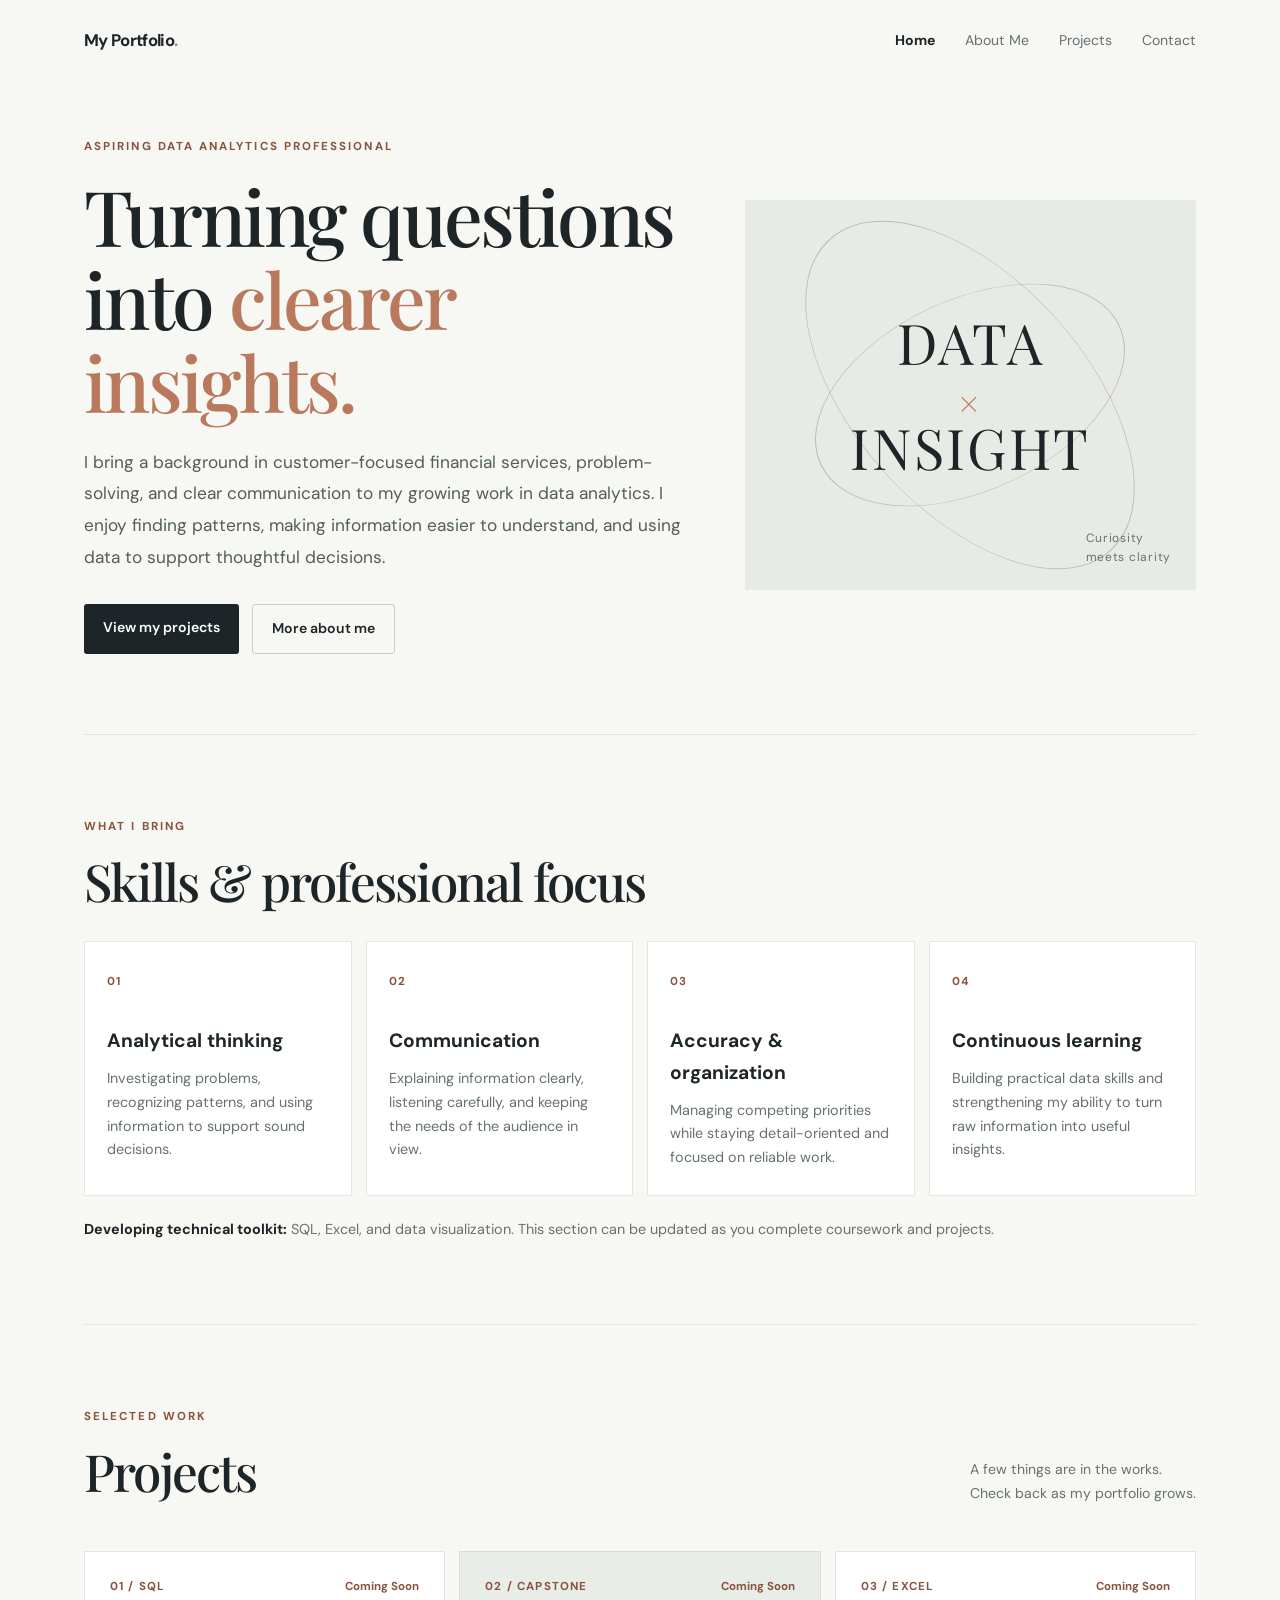
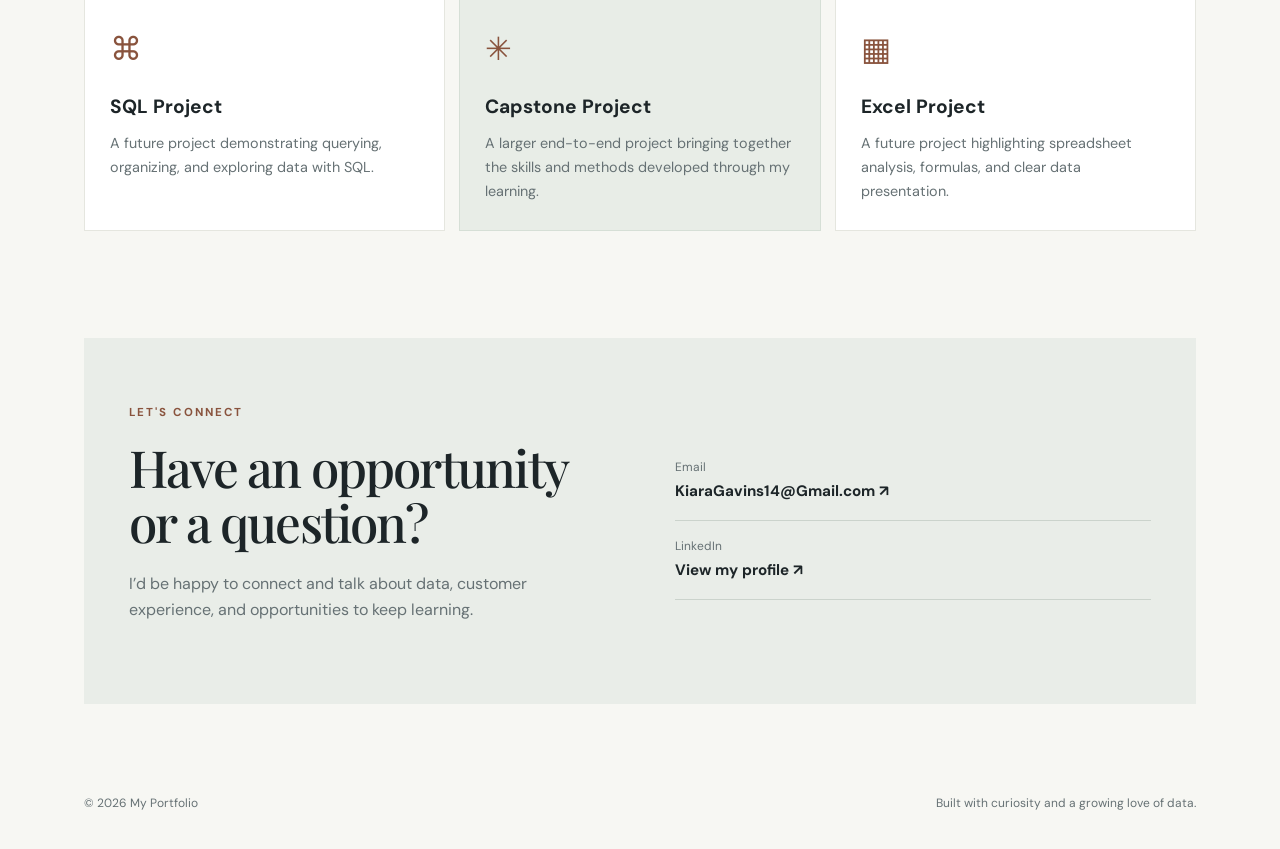
<file: index.html>
<!doctype html>
<html lang="en">
<head>
  <meta charset="utf-8">
  <meta name="viewport" content="width=device-width, initial-scale=1">
  <meta name="description" content="Professional portfolio of an aspiring data analytics and customer experience professional.">
  <title>Portfolio | Home</title>
  <link rel="stylesheet" href="styles.css">
</head>
<body>
  <header class="site-header">
    <a class="brand" href="index.html">My Portfolio<span>.</span></a>
    <nav aria-label="Main navigation">
      <a class="active" href="index.html">Home</a>
      <a href="about.html">About Me</a>
      <a href="#projects">Projects</a>
      <a href="#contact">Contact</a>
    </nav>
  </header>

  <main>
    <section class="hero">
      <div class="hero-copy">
        <p class="eyebrow">ASPIRING DATA ANALYTICS PROFESSIONAL</p>
        <h1>Turning questions into <span>clearer insights.</span></h1>
        <p class="intro">
          I bring a background in customer-focused financial services, problem-solving,
          and clear communication to my growing work in data analytics. I enjoy finding
          patterns, making information easier to understand, and using data to support
          thoughtful decisions.
        </p>
        <div class="hero-actions">
          <a class="button primary" href="#projects">View my projects</a>
          <a class="button secondary" href="about.html">More about me</a>
        </div>
      </div>
      <div class="hero-art" aria-hidden="true">
        <div class="orbit orbit-one"></div>
        <div class="orbit orbit-two"></div>
        <div class="hero-mark">DATA<br><span>×</span><br>INSIGHT</div>
        <div class="small-note">Curiosity<br>meets clarity</div>
      </div>
    </section>

    <section class="skills section">
      <div class="section-heading">
        <p class="eyebrow">WHAT I BRING</p>
        <h2>Skills & professional focus</h2>
      </div>
      <div class="skill-grid">
        <article class="skill-card">
          <span class="card-number">01</span>
          <h3>Analytical thinking</h3>
          <p>Investigating problems, recognizing patterns, and using information to support sound decisions.</p>
        </article>
        <article class="skill-card">
          <span class="card-number">02</span>
          <h3>Communication</h3>
          <p>Explaining information clearly, listening carefully, and keeping the needs of the audience in view.</p>
        </article>
        <article class="skill-card">
          <span class="card-number">03</span>
          <h3>Accuracy & organization</h3>
          <p>Managing competing priorities while staying detail-oriented and focused on reliable work.</p>
        </article>
        <article class="skill-card">
          <span class="card-number">04</span>
          <h3>Continuous learning</h3>
          <p>Building practical data skills and strengthening my ability to turn raw information into useful insights.</p>
        </article>
      </div>
      <p class="tool-note"><strong>Developing technical toolkit:</strong> SQL, Excel, and data visualization. This section can be updated as you complete coursework and projects.</p>
    </section>

    <section class="projects section" id="projects">
      <div class="section-heading section-heading-row">
        <div>
          <p class="eyebrow">SELECTED WORK</p>
          <h2>Projects</h2>
        </div>
        <p class="section-aside">A few things are in the works.<br>Check back as my portfolio grows.</p>
      </div>
      <div class="project-grid">
        <article class="project-card">
          <div class="project-top"><span>01 / SQL</span><span class="status">Coming Soon</span></div>
          <div class="project-icon">⌘</div>
          <h3>SQL Project</h3>
          <p>A future project demonstrating querying, organizing, and exploring data with SQL.</p>
        </article>
        <article class="project-card featured">
          <div class="project-top"><span>02 / CAPSTONE</span><span class="status">Coming Soon</span></div>
          <div class="project-icon">✳</div>
          <h3>Capstone Project</h3>
          <p>A larger end-to-end project bringing together the skills and methods developed through my learning.</p>
        </article>
        <article class="project-card">
          <div class="project-top"><span>03 / EXCEL</span><span class="status">Coming Soon</span></div>
          <div class="project-icon">▦</div>
          <h3>Excel Project</h3>
          <p>A future project highlighting spreadsheet analysis, formulas, and clear data presentation.</p>
        </article>
      </div>
    </section>

    <section class="contact section" id="contact">
      <div>
        <p class="eyebrow">LET'S CONNECT</p>
        <h2>Have an opportunity<br>or a question?</h2>
        <p class="contact-copy">I’d be happy to connect and talk about data, customer experience, and opportunities to keep learning.</p>
      </div>
      <div class="contact-links">
        <!-- Replace the placeholder email and LinkedIn URL before publishing. -->
        <a href="mailto:Kiaragavins14@gmail.com"><span>Email</span><strong>KiaraGavins14@Gmail.com ↗</strong></a>
        <a href="https://www.linkedin.com/in/kiara-gavins-854172201/" target="_blank" rel="noopener noreferrer"><span>LinkedIn</span><strong>View my profile ↗</strong></a>
      </div>
    </section>
  </main>

  <footer><span>© 2026 My Portfolio</span><span>Built with curiosity and a growing love of data.</span></footer>
</body>
</html>
</file>
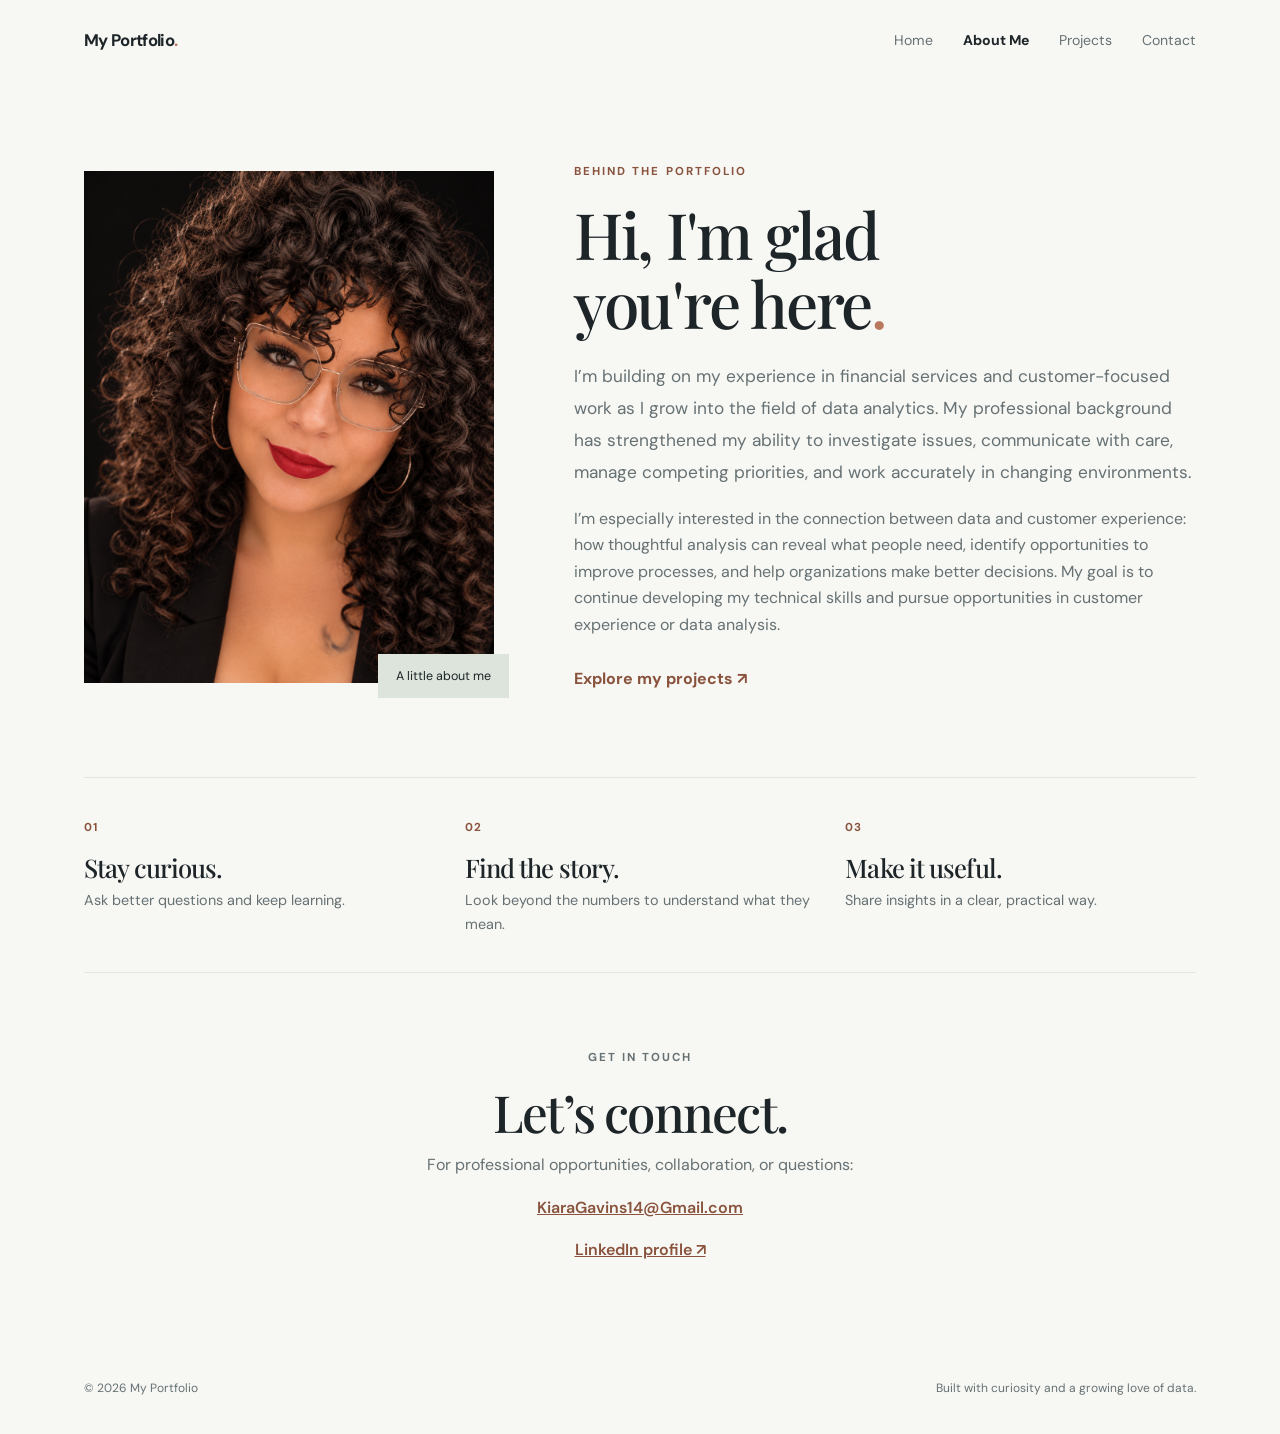
<file: about.html>
<!doctype html>
<html lang="en">
<head>
  <meta charset="utf-8">
  <meta name="viewport" content="width=device-width, initial-scale=1">
  <meta name="description" content="Learn more about the person behind this data analytics portfolio.">
  <title>Portfolio | About Me</title>
  <link rel="stylesheet" href="styles.css">
</head>
<body>
  <header class="site-header">
    <a class="brand" href="index.html">My Portfolio<span>.</span></a>
    <nav aria-label="Main navigation">
      <a href="index.html">Home</a>
      <a class="active" href="about.html">About Me</a>
      <a href="index.html#projects">Projects</a>
      <a href="index.html#contact">Contact</a>
    </nav>
  </header>

  <main class="about-main">
    <section class="about-hero">
      <div class="about-photo-wrap">
        <img src="assets/headshot.png" alt="Professional headshot">
        <span class="photo-caption">A little about me</span>
      </div>
      <div class="about-copy">
        <p class="eyebrow">BEHIND THE PORTFOLIO</p>
        <h1>Hi, I'm glad<br>you're here<span>.</span></h1>
        <p class="intro">
          I’m building on my experience in financial services and customer-focused work
          as I grow into the field of data analytics. My professional background has
          strengthened my ability to investigate issues, communicate with care, manage
          competing priorities, and work accurately in changing environments.
        </p>
        <p>
          I’m especially interested in the connection between data and customer
          experience: how thoughtful analysis can reveal what people need, identify
          opportunities to improve processes, and help organizations make better
          decisions. My goal is to continue developing my technical skills and pursue
          opportunities in customer experience or data analysis.
        </p>
        <a class="text-link" href="index.html#projects">Explore my projects ↗</a>
      </div>
    </section>

    <section class="about-values">
      <div><span>01</span><h2>Stay curious.</h2><p>Ask better questions and keep learning.</p></div>
      <div><span>02</span><h2>Find the story.</h2><p>Look beyond the numbers to understand what they mean.</p></div>
      <div><span>03</span><h2>Make it useful.</h2><p>Share insights in a clear, practical way.</p></div>
    </section>

    <section class="about-contact">
      <p class="eyebrow">GET IN TOUCH</p>
      <h2>Let’s connect.</h2>
      <p>For professional opportunities, collaboration, or questions:</p>
      <!-- Replace these placeholders with your real contact details before publishing. -->
      <p><a href="mailto:Kiaragavins14@gamil.com">KiaraGavins14@Gmail.com</a></p>
      <p><a href="https://www.linkedin.com/in/kiara-gavins-854172201/" target="_blank" rel="noopener noreferrer">LinkedIn profile ↗</a></p>
    </section>
  </main>

  <footer><span>© 2026 My Portfolio</span><span>Built with curiosity and a growing love of data.</span></footer>
</body>
</html>
</file>
<file: styles.css>
@import url('https://fonts.googleapis.com/css2?family=DM+Sans:wght@400;500;600;700&family=Playfair+Display:wght@500;600;700&display=swap');

:root {
  --ink: #1d2528;
  --muted: #667174;
  --paper: #f7f7f3;
  --white: #fff;
  --accent: #b8795d;
  --accent-dark: #89533d;
  --line: #e5e6df;
  --sage: #dce4dc;
}
* { box-sizing: border-box; }
html { scroll-behavior: smooth; }
body { margin: 0; background: var(--paper); color: var(--ink); font-family: 'DM Sans', sans-serif; line-height: 1.65; }
a { color: inherit; }
.site-header { max-width: 1180px; margin: auto; padding: 27px 34px; display: flex; align-items: center; justify-content: space-between; gap: 24px; }
.brand { font-size: 1.05rem; font-weight: 700; text-decoration: none; letter-spacing: -.04em; }
.brand span, h1 span, .about-copy h1 span { color: var(--accent); }
nav { display: flex; gap: 30px; flex-wrap: wrap; }
nav a { color: var(--muted); font-size: .88rem; text-decoration: none; }
nav a:hover, nav a.active { color: var(--ink); }
nav a.active { font-weight: 700; }
main { max-width: 1180px; margin: auto; padding: 0 34px; }
.hero { min-height: 570px; display: grid; grid-template-columns: 1.15fr .85fr; align-items: center; gap: 50px; padding: 55px 0 80px; }
.eyebrow { color: var(--accent-dark); font-size: .72rem; font-weight: 700; letter-spacing: .18em; margin: 0 0 18px; }
h1, h2, h3, p { margin-top: 0; }
h1, h2 { font-family: 'Playfair Display', Georgia, serif; font-weight: 500; letter-spacing: -.035em; line-height: 1.08; }
h1 { font-size: clamp(3.2rem, 6vw, 5.7rem); margin-bottom: 24px; }
h2 { font-size: clamp(2.2rem, 4vw, 3.35rem); margin-bottom: 20px; }
h3 { font-size: 1.2rem; margin-bottom: 10px; }
.intro { max-width: 620px; color: #515d60; font-size: 1.08rem; line-height: 1.85; }
.hero-actions { display: flex; gap: 13px; flex-wrap: wrap; margin-top: 30px; }
.button { padding: 12px 19px; border-radius: 3px; font-size: .88rem; font-weight: 600; text-decoration: none; }
.primary { background: var(--ink); color: white; }
.secondary { border: 1px solid #c9ceca; }
.hero-art { min-height: 390px; position: relative; display: grid; place-items: center; background: #e7ebe5; overflow: hidden; }
.hero-mark { font-family: 'Playfair Display', Georgia, serif; font-size: 3.5rem; line-height: .94; text-align: center; letter-spacing: .04em; z-index: 1; }
.hero-mark span { color: var(--accent); font-size: 2.4rem; }
.orbit { position: absolute; border: 1px solid rgba(137,83,61,.35); border-radius: 50%; width: 330px; height: 330px; transform: rotate(-25deg) scaleY(.58); }
.orbit-two { width: 420px; height: 420px; transform: rotate(48deg) scaleY(.55); }
.small-note { position: absolute; right: 25px; bottom: 22px; color: var(--muted); font-size: .75rem; letter-spacing: .06em; }
.section { padding: 82px 0; border-top: 1px solid var(--line); }
.section-heading { margin-bottom: 32px; }
.skill-grid, .project-grid { display: grid; grid-template-columns: repeat(4, 1fr); gap: 14px; }
.skill-card { background: white; padding: 25px 22px; min-height: 215px; border: 1px solid var(--line); }
.card-number, .project-top, .about-values span { color: var(--accent-dark); font-size: .72rem; font-weight: 700; letter-spacing: .1em; }
.skill-card h3 { margin-top: 32px; }
.skill-card p, .project-card p, .about-values p { color: var(--muted); font-size: .9rem; margin-bottom: 0; }
.tool-note { color: var(--muted); font-size: .9rem; margin: 22px 0 0; }
.tool-note strong { color: var(--ink); }
.section-heading-row { display: flex; justify-content: space-between; align-items: end; gap: 20px; }
.section-aside { color: var(--muted); font-size: .88rem; }
.project-grid { grid-template-columns: repeat(3, 1fr); }
.project-card { background: white; padding: 25px; border: 1px solid var(--line); min-height: 280px; }
.project-card.featured { background: #e8ede7; border-color: #d6dfd6; }
.project-top { display: flex; justify-content: space-between; gap: 10px; }
.status { color: var(--accent-dark); letter-spacing: 0; text-transform: none; }
.project-icon { font-size: 2rem; margin: 27px 0 15px; color: var(--accent-dark); }
.contact { display: grid; grid-template-columns: 1fr 1fr; gap: 70px; align-items: center; background: #e9ede8; padding: 65px 45px; margin: 25px 0 65px; border: 0; }
.contact-copy { max-width: 430px; color: var(--muted); }
.contact-links a { display: block; padding: 16px 0; border-bottom: 1px solid #cbd3cc; text-decoration: none; }
.contact-links a span { display: block; color: var(--muted); font-size: .75rem; }
.contact-links a strong { font-size: .95rem; overflow-wrap: anywhere; }
footer { max-width: 1180px; margin: auto; padding: 25px 34px 35px; display: flex; justify-content: space-between; gap: 15px; color: var(--muted); font-size: .75rem; }
.about-main { padding-top: 45px; }
.about-hero { display: grid; grid-template-columns: .8fr 1.2fr; gap: 75px; align-items: center; padding: 35px 0 85px; }
.about-photo-wrap { position: relative; max-width: 410px; }
.about-photo-wrap img { display: block; width: 100%; aspect-ratio: 4 / 5; object-fit: cover; object-position: center 20%; }
.photo-caption { position: absolute; bottom: -15px; right: -15px; background: var(--sage); padding: 12px 18px; font-size: .78rem; }
.about-copy h1 { font-size: clamp(3rem, 5vw, 4.7rem); }
.about-copy > p:not(.eyebrow) { color: var(--muted); }
.text-link { display: inline-block; margin-top: 12px; color: var(--accent-dark); font-weight: 700; text-decoration: none; }
.about-values { border-top: 1px solid var(--line); border-bottom: 1px solid var(--line); padding: 35px 0; display: grid; grid-template-columns: repeat(3, 1fr); gap: 30px; }
.about-values h2 { font-size: 1.6rem; margin: 14px 0 8px; }
.about-contact { text-align: center; padding: 75px 0; }
.about-contact h2 { margin-bottom: 12px; }
.about-contact p { color: var(--muted); }
.about-contact a { color: var(--accent-dark); font-weight: 600; }
@media (max-width: 800px) {
  .site-header { align-items: flex-start; flex-direction: column; }
  nav { gap: 18px; }
  .hero, .about-hero, .contact { grid-template-columns: 1fr; }
  .hero { padding-top: 35px; }
  .hero-art { min-height: 300px; }
  .skill-grid { grid-template-columns: repeat(2, 1fr); }
  .project-grid { grid-template-columns: 1fr; }
  .about-hero { gap: 45px; }
  .about-photo-wrap { max-width: 360px; margin: auto; }
  .contact { gap: 20px; padding: 40px 25px; }
}
@media (max-width: 480px) {
  main { padding: 0 20px; }
  .site-header, footer { padding-left: 20px; padding-right: 20px; }
  .skill-grid, .about-values { grid-template-columns: 1fr; }
  .section-heading-row, footer { align-items: flex-start; flex-direction: column; }
}
</file>
